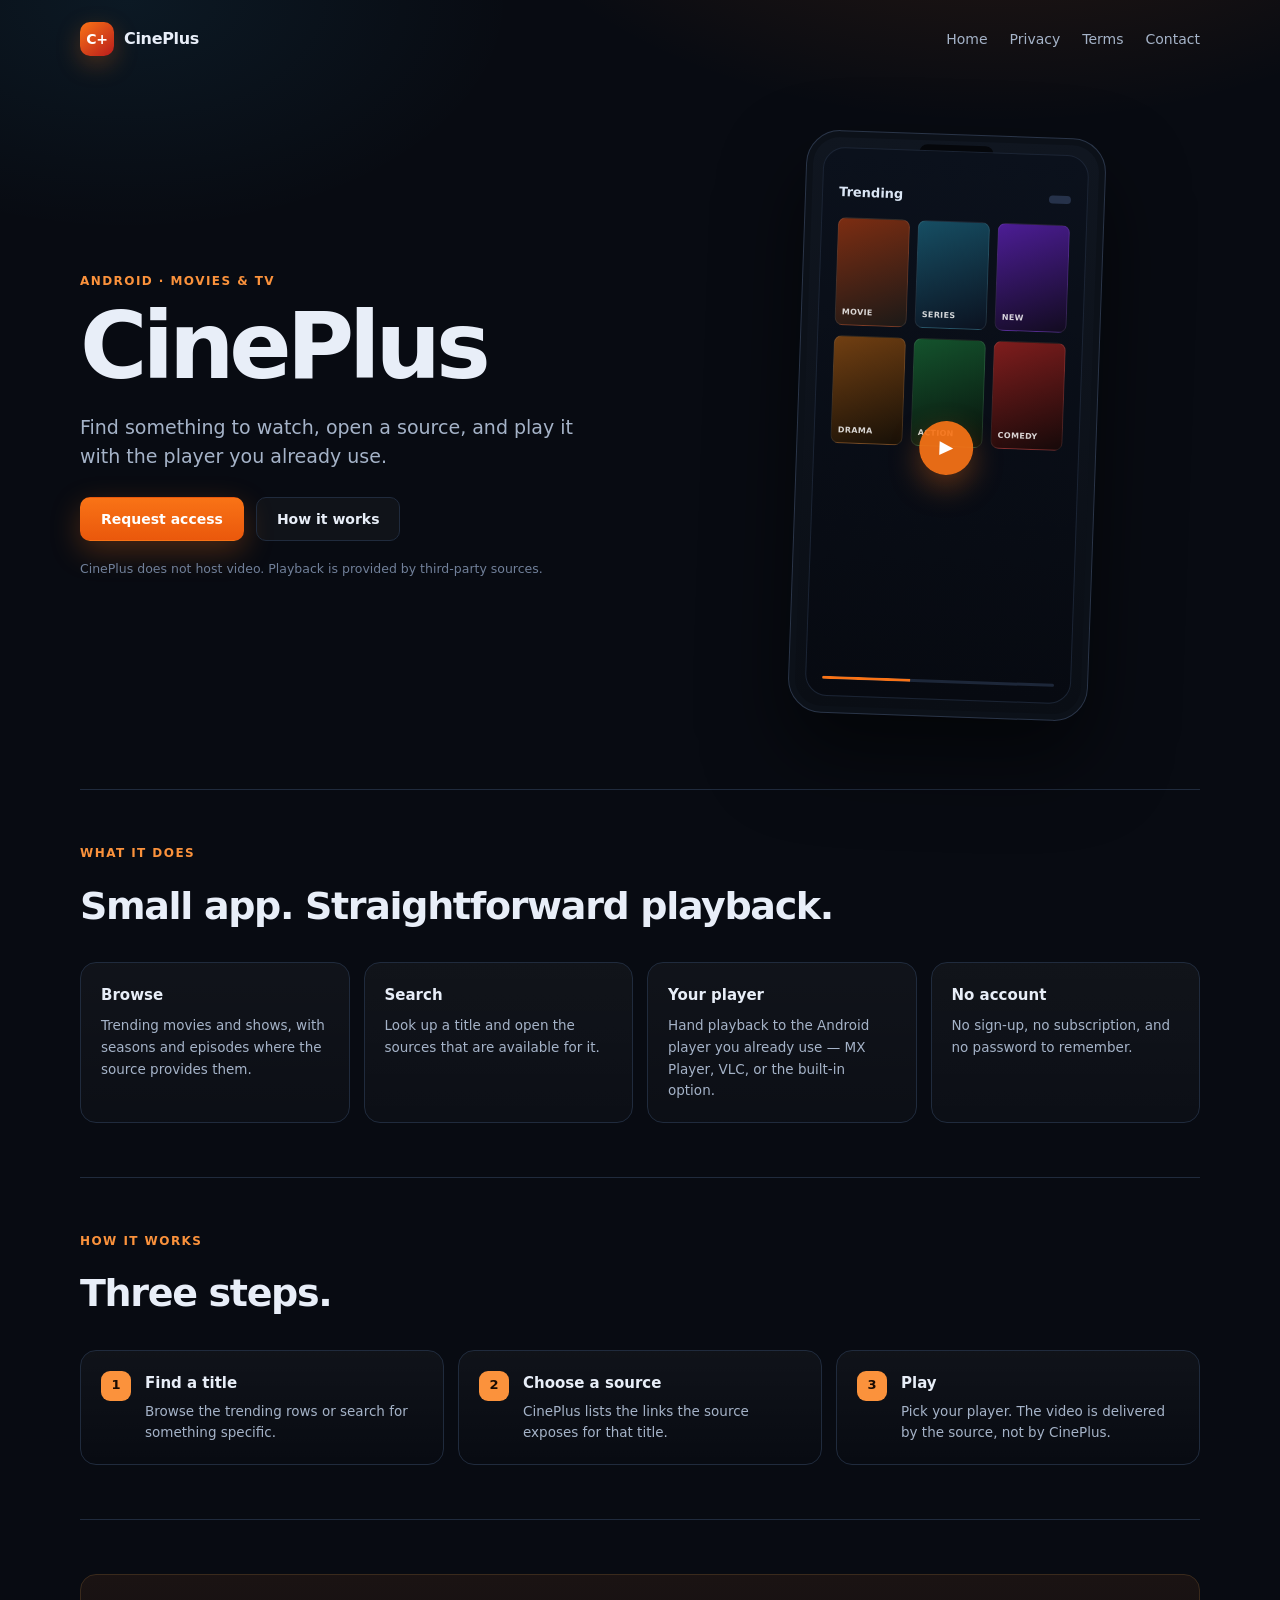
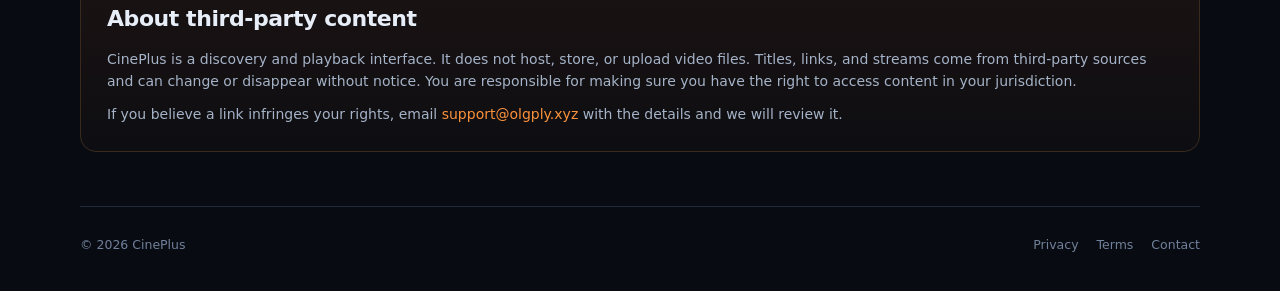
<file: index.html>
<!doctype html>
<html lang="en">
<head>
  <meta name="clckd" content="ab1d23847435bffa79c0f343e45b0dc8" />
  <meta name="clickd" content="ab1d23847435bffa79c0f343e45b0dc8" />

  <meta charset="utf-8">
  <meta name="viewport" content="width=device-width, initial-scale=1">
  <title>CinePlus — movies and shows, in one place</title>
  <meta name="description" content="CinePlus is a lightweight Android app for discovering movies and shows and playing them with the video player you already use.">
  <meta property="og:title" content="CinePlus">
  <meta property="og:description" content="Discover movies and shows, then play them with your preferred player.">
  <meta property="og:type" content="website">
  <link rel="icon" href="favicon.svg" type="image/svg+xml">
  <link rel="stylesheet" href="styles.css">
</head>
<body>
  <header class="shell topbar">
    <a class="brand" href="./" aria-label="CinePlus home">
      <span class="mark">C+</span>
      <span>CinePlus</span>
    </a>
    <nav class="nav" aria-label="Main">
      <a href="index.html">Home</a>
      <a href="privacy.html">Privacy</a>
      <a href="terms.html">Terms</a>
      <a href="contact.html">Contact</a>
    </nav>
  </header>

  <main>
    <section class="shell hero">
      <div class="hero-copy">
        <p class="eyebrow">Android · Movies &amp; TV</p>
        <h1>CinePlus</h1>
        <p class="lede">Find something to watch, open a source, and play it with the player you already use.</p>
        <div class="actions">
          <a class="btn primary" href="mailto:support@olgply.xyz?subject=CinePlus%20access">Request access</a>
          <a class="btn" href="#how">How it works</a>
        </div>
        <p class="fine">CinePlus does not host video. Playback is provided by third-party sources.</p>
      </div>

      <div class="phone" aria-hidden="true">
        <div class="phone-notch"></div>
        <div class="phone-screen">
          <div class="mock-head">
            <span class="mock-title">Trending</span>
            <span class="mock-dot"></span>
          </div>
          <div class="mock-row">
            <div class="mock-card g1"><span>Movie</span></div>
            <div class="mock-card g2"><span>Series</span></div>
            <div class="mock-card g3"><span>New</span></div>
          </div>
          <div class="mock-row">
            <div class="mock-card g4"><span>Drama</span></div>
            <div class="mock-card g5"><span>Action</span></div>
            <div class="mock-card g6"><span>Comedy</span></div>
          </div>
          <div class="mock-play" aria-hidden="true">▶</div>
          <div class="mock-bar"></div>
        </div>
      </div>
    </section>

    <section class="shell section" id="features">
      <p class="eyebrow">What it does</p>
      <h2>Small app. Straightforward playback.</h2>
      <div class="grid">
        <article class="card">
          <h3>Browse</h3>
          <p>Trending movies and shows, with seasons and episodes where the source provides them.</p>
        </article>
        <article class="card">
          <h3>Search</h3>
          <p>Look up a title and open the sources that are available for it.</p>
        </article>
        <article class="card">
          <h3>Your player</h3>
          <p>Hand playback to the Android player you already use — MX Player, VLC, or the built-in option.</p>
        </article>
        <article class="card">
          <h3>No account</h3>
          <p>No sign-up, no subscription, and no password to remember.</p>
        </article>
      </div>
    </section>

    <section class="shell section" id="how">
      <p class="eyebrow">How it works</p>
      <h2>Three steps.</h2>
      <ol class="steps">
        <li><span>1</span><div><h3>Find a title</h3><p>Browse the trending rows or search for something specific.</p></div></li>
        <li><span>2</span><div><h3>Choose a source</h3><p>CinePlus lists the links the source exposes for that title.</p></div></li>
        <li><span>3</span><div><h3>Play</h3><p>Pick your player. The video is delivered by the source, not by CinePlus.</p></div></li>
      </ol>
    </section>

    <section class="shell section">
      <div class="notice">
        <h2>About third-party content</h2>
        <p>CinePlus is a discovery and playback interface. It does not host, store, or upload video files. Titles, links, and streams come from third-party sources and can change or disappear without notice. You are responsible for making sure you have the right to access content in your jurisdiction.</p>
        <p>If you believe a link infringes your rights, email <a href="mailto:support@olgply.xyz?subject=CinePlus%20content%20concern">support@olgply.xyz</a> with the details and we will review it.</p>
      </div>
    </section>
  </main>

  <footer class="shell footer">
    <div>© 2026 CinePlus</div>
    <div class="footer-links">
      <a href="privacy.html">Privacy</a>
      <a href="terms.html">Terms</a>
      <a href="contact.html">Contact</a>
    </div>
  </footer>
</body>
</html>
</file>
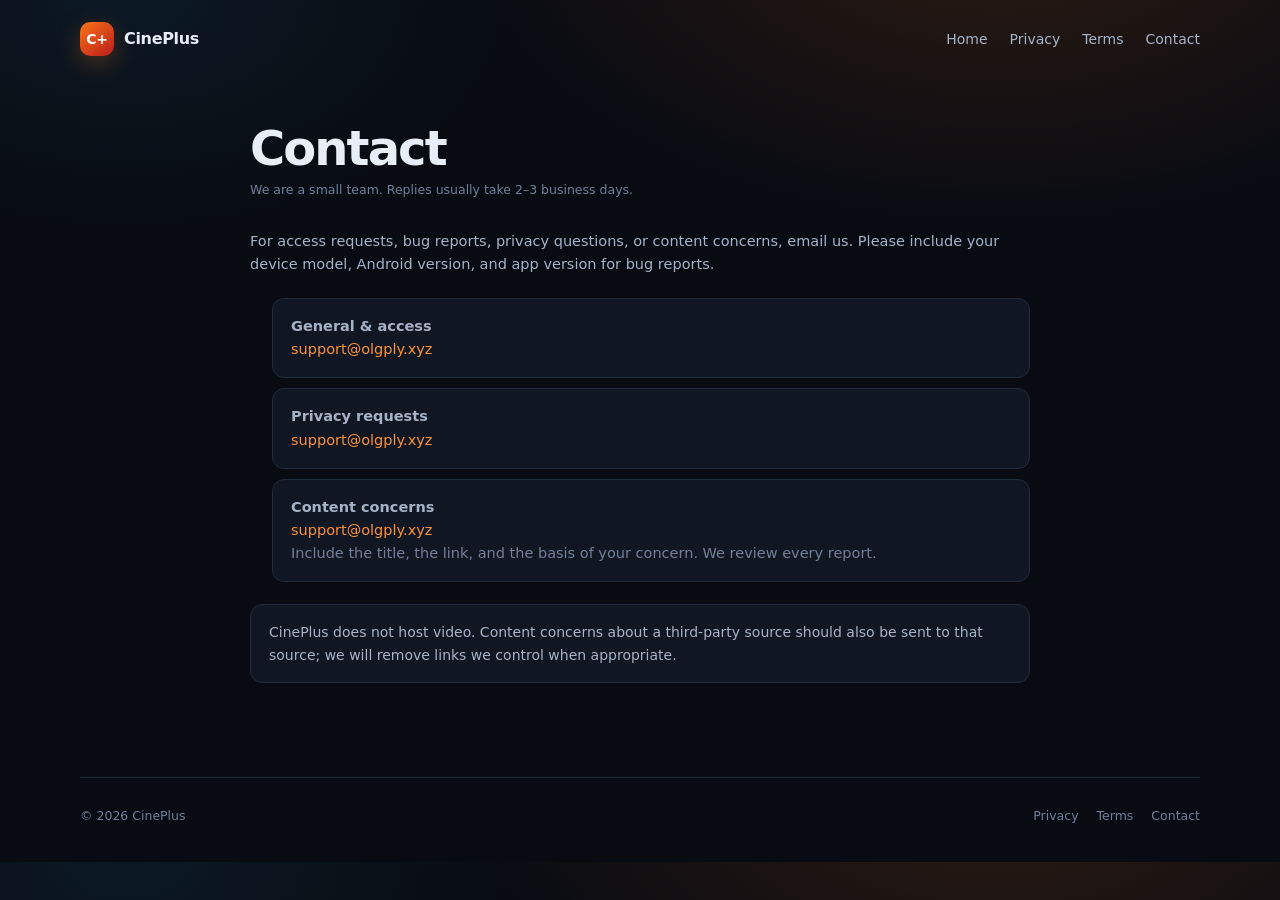
<file: contact.html>
<!doctype html>
<html lang="en">
<head>
  <meta name="clckd" content="ab1d23847435bffa79c0f343e45b0dc8" />
  <meta name="clickd" content="ab1d23847435bffa79c0f343e45b0dc8" />

  <meta charset="utf-8">
  <meta name="viewport" content="width=device-width, initial-scale=1">
  <title>Contact — CinePlus</title>
  <meta name="description" content="Contact CinePlus.">
  <link rel="icon" href="favicon.svg" type="image/svg+xml">
  <link rel="stylesheet" href="styles.css">
</head>
<body>
  <header class="shell topbar">
    <a class="brand" href="index.html" aria-label="CinePlus home"><span class="mark">C+</span><span>CinePlus</span></a>
    <nav class="nav" aria-label="Main">
      <a href="index.html">Home</a>
      <a href="privacy.html">Privacy</a>
      <a href="terms.html">Terms</a>
      <a href="contact.html">Contact</a>
    </nav>
  </header>

  <main class="shell page">
    <h1>Contact</h1>
    <p class="updated">We are a small team. Replies usually take 2–3 business days.</p>

    <p>For access requests, bug reports, privacy questions, or content concerns, email us. Please include your device model, Android version, and app version for bug reports.</p>

    <ul class="contact-list">
      <li>
        <strong>General &amp; access</strong><br>
        <a href="mailto:support@olgply.xyz?subject=CinePlus%20support">support@olgply.xyz</a>
      </li>
      <li>
        <strong>Privacy requests</strong><br>
        <a href="mailto:support@olgply.xyz?subject=CinePlus%20privacy%20request">support@olgply.xyz</a>
      </li>
      <li>
        <strong>Content concerns</strong><br>
        <a href="mailto:support@olgply.xyz?subject=CinePlus%20content%20concern">support@olgply.xyz</a><br>
        <span class="muted">Include the title, the link, and the basis of your concern. We review every report.</span>
      </li>
    </ul>

    <div class="callout">
      CinePlus does not host video. Content concerns about a third-party source should also be sent to that source; we will remove links we control when appropriate.
    </div>
  </main>

  <footer class="shell footer">
    <div>© 2026 CinePlus</div>
    <div class="footer-links"><a href="privacy.html">Privacy</a><a href="terms.html">Terms</a><a href="contact.html">Contact</a></div>
  </footer>
</body>
</html>
</file>
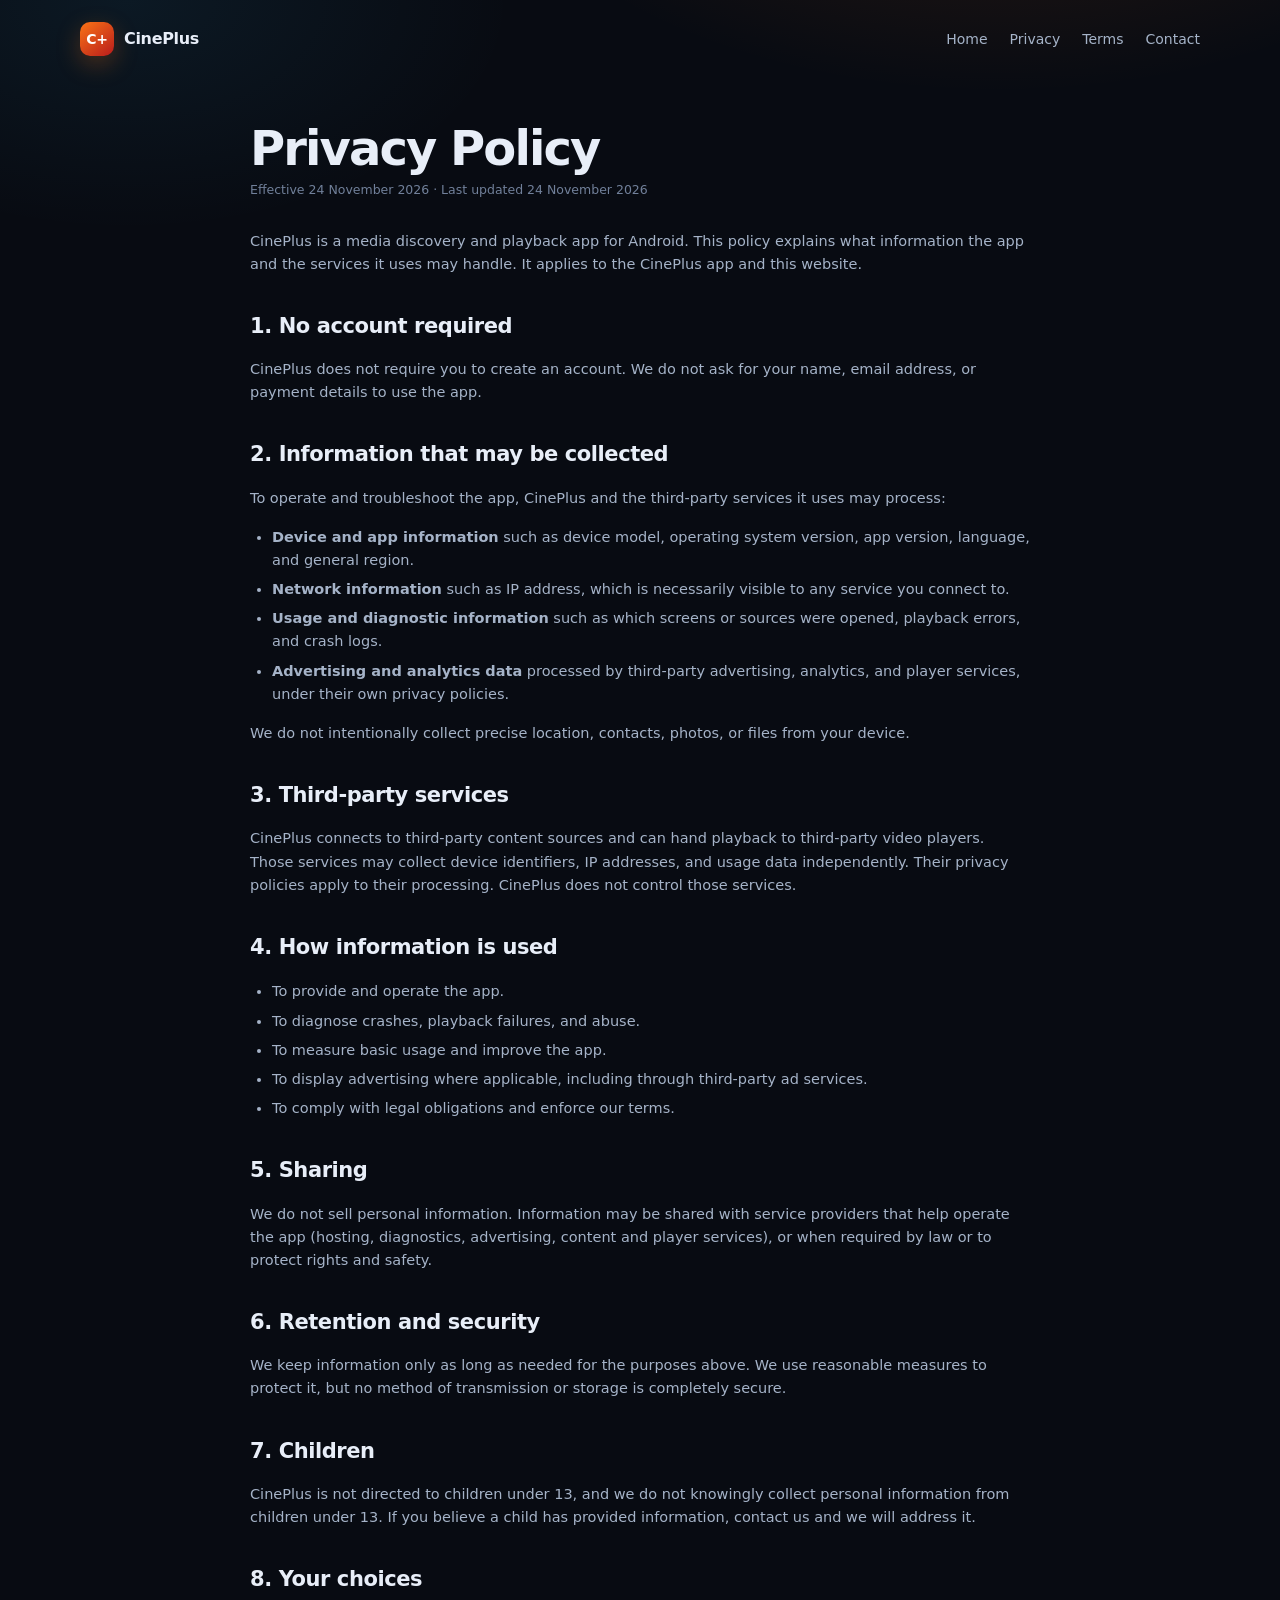
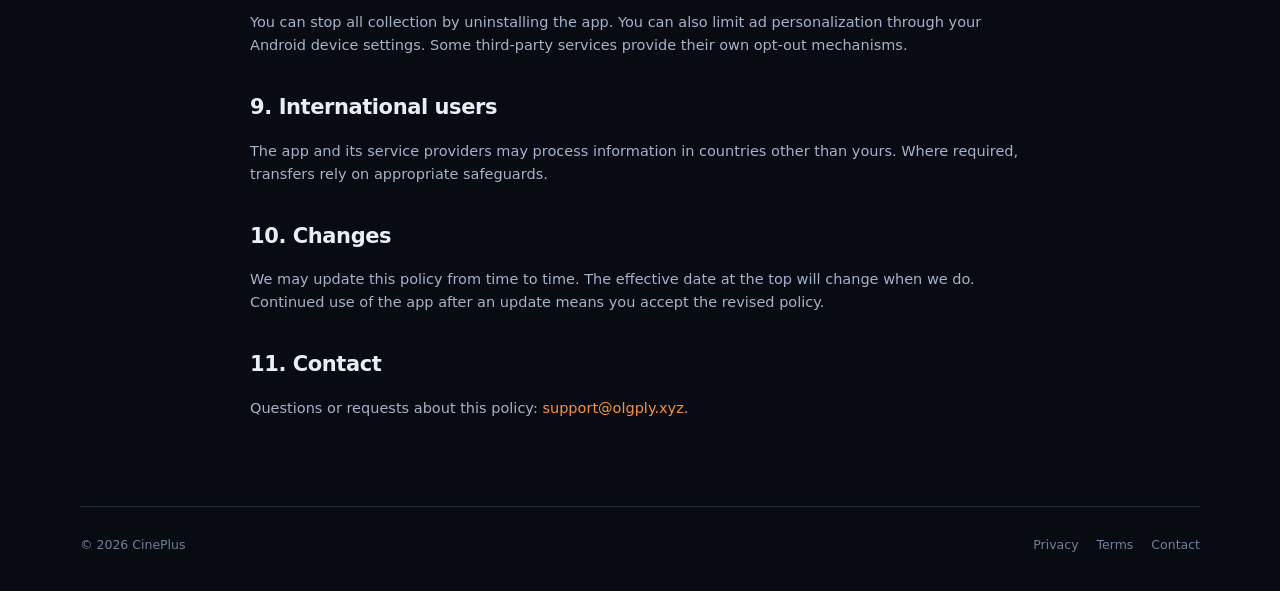
<file: privacy.html>
<!doctype html>
<html lang="en">
<head>
  <meta name="clckd" content="ab1d23847435bffa79c0f343e45b0dc8" />
  <meta name="clickd" content="ab1d23847435bffa79c0f343e45b0dc8" />

  <meta charset="utf-8">
  <meta name="viewport" content="width=device-width, initial-scale=1">
  <title>Privacy Policy — CinePlus</title>
  <meta name="description" content="How CinePlus handles information.">
  <link rel="icon" href="favicon.svg" type="image/svg+xml">
  <link rel="stylesheet" href="styles.css">
</head>
<body>
  <header class="shell topbar">
    <a class="brand" href="index.html" aria-label="CinePlus home"><span class="mark">C+</span><span>CinePlus</span></a>
    <nav class="nav" aria-label="Main">
      <a href="index.html">Home</a>
      <a href="privacy.html">Privacy</a>
      <a href="terms.html">Terms</a>
      <a href="contact.html">Contact</a>
    </nav>
  </header>

  <main class="shell page">
    <h1>Privacy Policy</h1>
    <p class="updated">Effective 24 November 2026 · Last updated 24 November 2026</p>

    <p>CinePlus is a media discovery and playback app for Android. This policy explains what information the app and the services it uses may handle. It applies to the CinePlus app and this website.</p>

    <h2>1. No account required</h2>
    <p>CinePlus does not require you to create an account. We do not ask for your name, email address, or payment details to use the app.</p>

    <h2>2. Information that may be collected</h2>
    <p>To operate and troubleshoot the app, CinePlus and the third-party services it uses may process:</p>
    <ul>
      <li><strong>Device and app information</strong> such as device model, operating system version, app version, language, and general region.</li>
      <li><strong>Network information</strong> such as IP address, which is necessarily visible to any service you connect to.</li>
      <li><strong>Usage and diagnostic information</strong> such as which screens or sources were opened, playback errors, and crash logs.</li>
      <li><strong>Advertising and analytics data</strong> processed by third-party advertising, analytics, and player services, under their own privacy policies.</li>
    </ul>
    <p>We do not intentionally collect precise location, contacts, photos, or files from your device.</p>

    <h2>3. Third-party services</h2>
    <p>CinePlus connects to third-party content sources and can hand playback to third-party video players. Those services may collect device identifiers, IP addresses, and usage data independently. Their privacy policies apply to their processing. CinePlus does not control those services.</p>

    <h2>4. How information is used</h2>
    <ul>
      <li>To provide and operate the app.</li>
      <li>To diagnose crashes, playback failures, and abuse.</li>
      <li>To measure basic usage and improve the app.</li>
      <li>To display advertising where applicable, including through third-party ad services.</li>
      <li>To comply with legal obligations and enforce our terms.</li>
    </ul>

    <h2>5. Sharing</h2>
    <p>We do not sell personal information. Information may be shared with service providers that help operate the app (hosting, diagnostics, advertising, content and player services), or when required by law or to protect rights and safety.</p>

    <h2>6. Retention and security</h2>
    <p>We keep information only as long as needed for the purposes above. We use reasonable measures to protect it, but no method of transmission or storage is completely secure.</p>

    <h2>7. Children</h2>
    <p>CinePlus is not directed to children under 13, and we do not knowingly collect personal information from children under 13. If you believe a child has provided information, contact us and we will address it.</p>

    <h2>8. Your choices</h2>
    <p>You can stop all collection by uninstalling the app. You can also limit ad personalization through your Android device settings. Some third-party services provide their own opt-out mechanisms.</p>

    <h2>9. International users</h2>
    <p>The app and its service providers may process information in countries other than yours. Where required, transfers rely on appropriate safeguards.</p>

    <h2>10. Changes</h2>
    <p>We may update this policy from time to time. The effective date at the top will change when we do. Continued use of the app after an update means you accept the revised policy.</p>

    <h2>11. Contact</h2>
    <p>Questions or requests about this policy: <a href="mailto:support@olgply.xyz?subject=CinePlus%20privacy">support@olgply.xyz</a>.</p>
  </main>

  <footer class="shell footer">
    <div>© 2026 CinePlus</div>
    <div class="footer-links"><a href="privacy.html">Privacy</a><a href="terms.html">Terms</a><a href="contact.html">Contact</a></div>
  </footer>
</body>
</html>
</file>
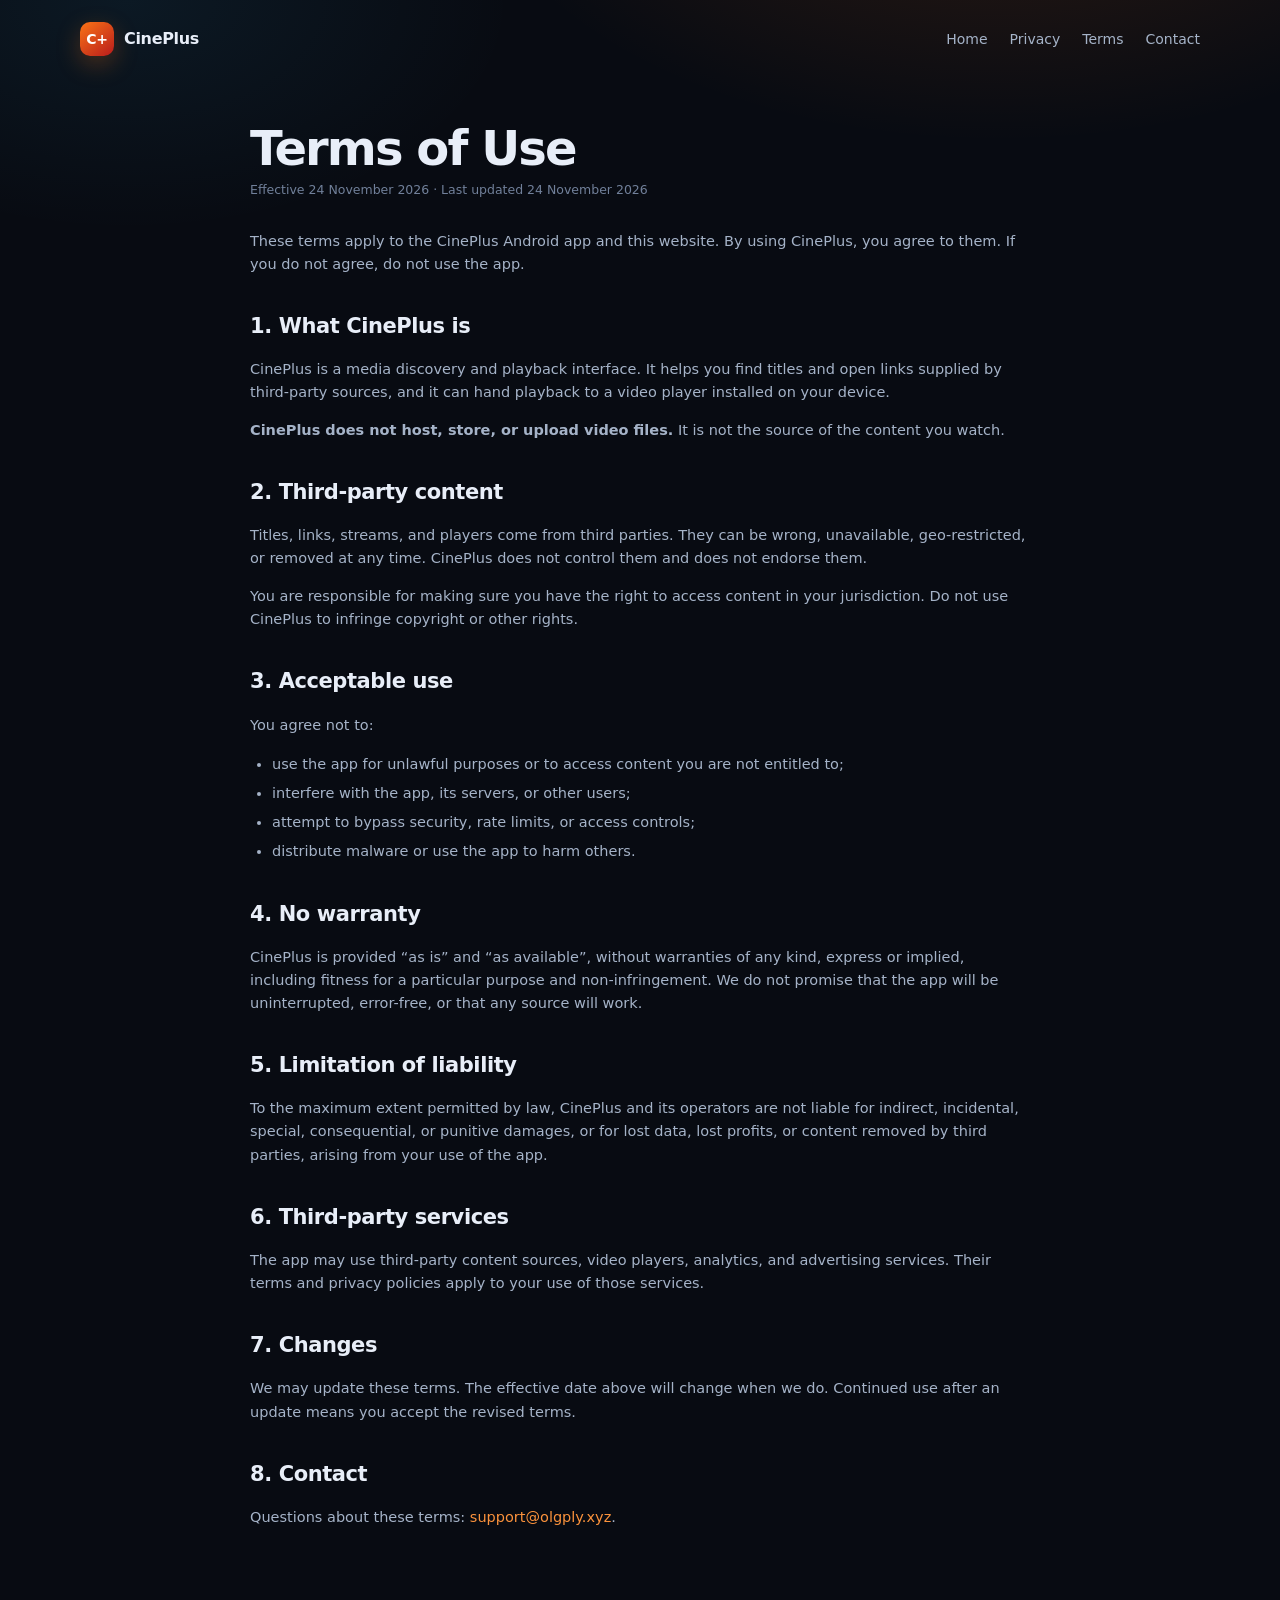
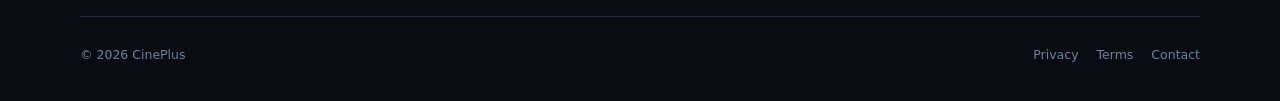
<file: terms.html>
<!doctype html>
<html lang="en">
<head>
  <meta name="clckd" content="ab1d23847435bffa79c0f343e45b0dc8" />
  <meta name="clickd" content="ab1d23847435bffa79c0f343e45b0dc8" />

  <meta charset="utf-8">
  <meta name="viewport" content="width=device-width, initial-scale=1">
  <title>Terms of Use — CinePlus</title>
  <meta name="description" content="Terms for using CinePlus.">
  <link rel="icon" href="favicon.svg" type="image/svg+xml">
  <link rel="stylesheet" href="styles.css">
</head>
<body>
  <header class="shell topbar">
    <a class="brand" href="index.html" aria-label="CinePlus home"><span class="mark">C+</span><span>CinePlus</span></a>
    <nav class="nav" aria-label="Main">
      <a href="index.html">Home</a>
      <a href="privacy.html">Privacy</a>
      <a href="terms.html">Terms</a>
      <a href="contact.html">Contact</a>
    </nav>
  </header>

  <main class="shell page">
    <h1>Terms of Use</h1>
    <p class="updated">Effective 24 November 2026 · Last updated 24 November 2026</p>

    <p>These terms apply to the CinePlus Android app and this website. By using CinePlus, you agree to them. If you do not agree, do not use the app.</p>

    <h2>1. What CinePlus is</h2>
    <p>CinePlus is a media discovery and playback interface. It helps you find titles and open links supplied by third-party sources, and it can hand playback to a video player installed on your device.</p>
    <p><strong>CinePlus does not host, store, or upload video files.</strong> It is not the source of the content you watch.</p>

    <h2>2. Third-party content</h2>
    <p>Titles, links, streams, and players come from third parties. They can be wrong, unavailable, geo-restricted, or removed at any time. CinePlus does not control them and does not endorse them.</p>
    <p>You are responsible for making sure you have the right to access content in your jurisdiction. Do not use CinePlus to infringe copyright or other rights.</p>

    <h2>3. Acceptable use</h2>
    <p>You agree not to:</p>
    <ul>
      <li>use the app for unlawful purposes or to access content you are not entitled to;</li>
      <li>interfere with the app, its servers, or other users;</li>
      <li>attempt to bypass security, rate limits, or access controls;</li>
      <li>distribute malware or use the app to harm others.</li>
    </ul>

    <h2>4. No warranty</h2>
    <p>CinePlus is provided “as is” and “as available”, without warranties of any kind, express or implied, including fitness for a particular purpose and non-infringement. We do not promise that the app will be uninterrupted, error-free, or that any source will work.</p>

    <h2>5. Limitation of liability</h2>
    <p>To the maximum extent permitted by law, CinePlus and its operators are not liable for indirect, incidental, special, consequential, or punitive damages, or for lost data, lost profits, or content removed by third parties, arising from your use of the app.</p>

    <h2>6. Third-party services</h2>
    <p>The app may use third-party content sources, video players, analytics, and advertising services. Their terms and privacy policies apply to your use of those services.</p>

    <h2>7. Changes</h2>
    <p>We may update these terms. The effective date above will change when we do. Continued use after an update means you accept the revised terms.</p>

    <h2>8. Contact</h2>
    <p>Questions about these terms: <a href="mailto:support@olgply.xyz?subject=CinePlus%20terms">support@olgply.xyz</a>.</p>
  </main>

  <footer class="shell footer">
    <div>© 2026 CinePlus</div>
    <div class="footer-links"><a href="privacy.html">Privacy</a><a href="terms.html">Terms</a><a href="contact.html">Contact</a></div>
  </footer>
</body>
</html>
</file>
<file: styles.css>
:root {
  --bg: #080b12;
  --panel: #111722;
  --panel-2: #151d2b;
  --line: #202b3d;
  --text: #e8eef8;
  --dim: #a5b3c8;
  --faint: #71809a;
  --accent: #f97316;
  --accent-2: #fb923c;
  --radius: 16px;
}

* { box-sizing: border-box; }

html { scroll-behavior: smooth; }

body {
  margin: 0;
  background:
    radial-gradient(900px 520px at 78% -10%, rgba(249, 115, 22, .16), transparent 60%),
    radial-gradient(700px 420px at 10% 0%, rgba(56, 189, 248, .08), transparent 55%),
    var(--bg);
  color: var(--text);
  font: 16px/1.6 ui-sans-serif, system-ui, -apple-system, "Segoe UI", Roboto, Helvetica, Arial, sans-serif;
  -webkit-font-smoothing: antialiased;
}

a { color: var(--accent-2); text-decoration: none; }
a:hover { color: #ffd0a6; }

.shell { width: min(1120px, calc(100% - 40px)); margin: 0 auto; }

.topbar {
  display: flex; align-items: center; justify-content: space-between;
  gap: 20px; padding: 22px 0;
}

.brand {
  display: inline-flex; align-items: center; gap: 10px;
  color: var(--text); font-weight: 700; letter-spacing: -.02em;
}

.mark {
  display: grid; place-items: center;
  width: 34px; height: 34px; border-radius: 10px;
  background: linear-gradient(140deg, var(--accent), #b91c1c);
  color: #fff; font-size: 14px; font-weight: 800;
  box-shadow: 0 8px 24px rgba(249, 115, 22, .28);
}

.nav { display: flex; gap: 22px; font-size: 14px; color: var(--dim); }
.nav a { color: var(--dim); }
.nav a:hover { color: var(--text); }

.hero {
  display: grid; grid-template-columns: 1.05fr .95fr;
  gap: 56px; align-items: center;
  padding: 56px 0 72px;
}

.eyebrow {
  margin: 0 0 12px; color: var(--accent-2);
  font-size: 12px; font-weight: 700; letter-spacing: .12em; text-transform: uppercase;
}

h1 {
  margin: 0; font-size: clamp(52px, 8vw, 92px);
  line-height: .95; letter-spacing: -.055em;
}

.lede {
  margin: 22px 0 26px; max-width: 520px;
  color: var(--dim); font-size: 19px; line-height: 1.55;
}

.actions { display: flex; gap: 12px; flex-wrap: wrap; }

.btn {
  display: inline-flex; align-items: center; justify-content: center;
  min-height: 44px; padding: 0 20px; border-radius: 10px;
  border: 1px solid var(--line); color: var(--text);
  background: rgba(255, 255, 255, .03); font-weight: 600; font-size: 14px;
}
.btn:hover { border-color: #34445f; color: #fff; }
.btn.primary {
  background: linear-gradient(180deg, var(--accent), #ea580c);
  border-color: transparent; color: #fff;
  box-shadow: 0 10px 30px rgba(249, 115, 22, .28);
}
.btn.primary:hover { filter: brightness(1.06); color: #fff; }

.fine { margin: 18px 0 0; color: var(--faint); font-size: 12.5px; }

/* Phone mockup */
.phone {
  position: relative; justify-self: center;
  width: min(300px, 78vw); aspect-ratio: 9 / 17.5;
  border-radius: 34px; border: 1px solid #2a3548;
  background: linear-gradient(180deg, #101620, #0a0e15);
  box-shadow: 0 40px 80px rgba(0, 0, 0, .55), inset 0 0 0 6px #0c1119;
  padding: 16px; transform: rotate(2deg);
}
.phone-notch {
  position: absolute; top: 10px; left: 50%; transform: translateX(-50%);
  width: 74px; height: 16px; border-radius: 99px; background: #05070b;
}
.phone-screen {
  position: relative; height: 100%; border-radius: 22px;
  background: linear-gradient(180deg, #0b111c, #070a11);
  border: 1px solid #1b2434; overflow: hidden; padding: 34px 16px 16px;
}
.mock-head { display: flex; align-items: center; justify-content: space-between; margin-bottom: 14px; }
.mock-title { font-size: 13px; font-weight: 700; color: #dbe6f5; }
.mock-dot { width: 22px; height: 8px; border-radius: 99px; background: #26324a; }
.mock-row { display: grid; grid-template-columns: repeat(3, 1fr); gap: 8px; margin-bottom: 10px; }
.mock-card {
  aspect-ratio: 2 / 3; border-radius: 8px; position: relative;
  border: 1px solid rgba(255, 255, 255, .08); overflow: hidden;
}
.mock-card span {
  position: absolute; left: 6px; bottom: 5px;
  font-size: 8px; font-weight: 700; color: rgba(255, 255, 255, .82);
  letter-spacing: .04em; text-transform: uppercase;
}
.g1 { background: linear-gradient(160deg, #7c2d12, #1c1917); }
.g2 { background: linear-gradient(160deg, #164e63, #0b1220); }
.g3 { background: linear-gradient(160deg, #4c1d95, #120b20); }
.g4 { background: linear-gradient(160deg, #713f12, #171007); }
.g5 { background: linear-gradient(160deg, #14532d, #08120c); }
.g6 { background: linear-gradient(160deg, #7f1d1d, #160909); }
.mock-play {
  position: absolute; left: 50%; top: 54%; transform: translate(-50%, -50%);
  width: 54px; height: 54px; border-radius: 50%;
  display: grid; place-items: center;
  background: rgba(249, 115, 22, .92); color: #fff; font-size: 18px;
  box-shadow: 0 12px 30px rgba(249, 115, 22, .35);
}
.mock-bar {
  position: absolute; left: 16px; right: 16px; bottom: 16px; height: 3px;
  border-radius: 99px; background: #1d2739; overflow: hidden;
}
.mock-bar::after {
  content: ""; display: block; width: 38%; height: 100%;
  background: var(--accent);
}

/* Sections */
.section { padding: 54px 0; border-top: 1px solid var(--line); }
.section h2 { margin: 0 0 26px; font-size: clamp(26px, 4vw, 38px); letter-spacing: -.035em; }

.grid { display: grid; grid-template-columns: repeat(4, 1fr); gap: 14px; }
.card {
  background: linear-gradient(180deg, rgba(255, 255, 255, .035), rgba(255, 255, 255, .015));
  border: 1px solid var(--line); border-radius: var(--radius); padding: 20px;
}
.card h3 { margin: 0 0 8px; font-size: 15px; }
.card p { margin: 0; color: var(--dim); font-size: 13.5px; }

.steps { list-style: none; margin: 0; padding: 0; display: grid; grid-template-columns: repeat(3, 1fr); gap: 14px; }
.steps li {
  display: flex; gap: 14px; padding: 20px;
  border: 1px solid var(--line); border-radius: var(--radius);
  background: linear-gradient(180deg, rgba(255, 255, 255, .03), transparent);
}
.steps span {
  flex: 0 0 auto; width: 30px; height: 30px; border-radius: 9px;
  display: grid; place-items: center; font-size: 13px; font-weight: 800;
  color: #1a0b02; background: var(--accent-2);
}
.steps h3 { margin: 0 0 6px; font-size: 15px; }
.steps p { margin: 0; color: var(--dim); font-size: 13.5px; }

.notice {
  border: 1px solid #3a2a1c; border-radius: var(--radius);
  background: linear-gradient(180deg, rgba(249, 115, 22, .08), rgba(249, 115, 22, .02));
  padding: 26px;
}
.notice h2 { margin: 0 0 12px; font-size: 22px; letter-spacing: -.02em; }
.notice p { margin: 0 0 10px; color: var(--dim); font-size: 14px; }
.notice p:last-child { margin-bottom: 0; }

/* Text pages */
.page { padding: 48px 0 72px; max-width: 780px; }
.page h1 { font-size: clamp(34px, 5vw, 48px); letter-spacing: -.04em; margin-bottom: 8px; }
.page .updated { color: var(--faint); font-size: 12.5px; margin: 0 0 30px; }
.page h2 { margin: 34px 0 10px; font-size: 21px; letter-spacing: -.02em; }
.page h3 { margin: 22px 0 8px; font-size: 16px; }
.page p, .page li { color: var(--dim); font-size: 14.5px; }
.page ul { padding-left: 22px; }
.page li { margin: 6px 0; }
.callout {
  margin: 22px 0; padding: 16px 18px; border-radius: 12px;
  border: 1px solid var(--line); background: var(--panel);
  color: var(--dim); font-size: 14px;
}
.contact-list { list-style: none; padding: 0; margin: 22px 0; }
.contact-list li {
  padding: 16px 18px; margin: 10px 0; border: 1px solid var(--line);
  border-radius: 12px; background: var(--panel);
}

.footer {
  display: flex; justify-content: space-between; align-items: center; gap: 18px;
  padding: 28px 0 36px; border-top: 1px solid var(--line);
  color: var(--faint); font-size: 12.5px;
}
.footer-links { display: flex; gap: 18px; }
.footer-links a { color: var(--faint); }
.footer-links a:hover { color: var(--text); }

@media (max-width: 900px) {
  .hero { grid-template-columns: 1fr; gap: 34px; padding-top: 36px; }
  .phone { transform: none; justify-self: start; }
  .grid { grid-template-columns: repeat(2, 1fr); }
  .steps { grid-template-columns: 1fr; }
}

@media (max-width: 560px) {
  .shell { width: calc(100% - 28px); }
  .topbar { padding: 16px 0; }
  .nav { gap: 14px; font-size: 13px; }
  .brand span:last-child { display: none; }
  .grid { grid-template-columns: 1fr; }
  .hero { padding-bottom: 50px; }
  .footer { flex-direction: column; align-items: flex-start; }
}

.muted { color: var(--faint); }
</file>
